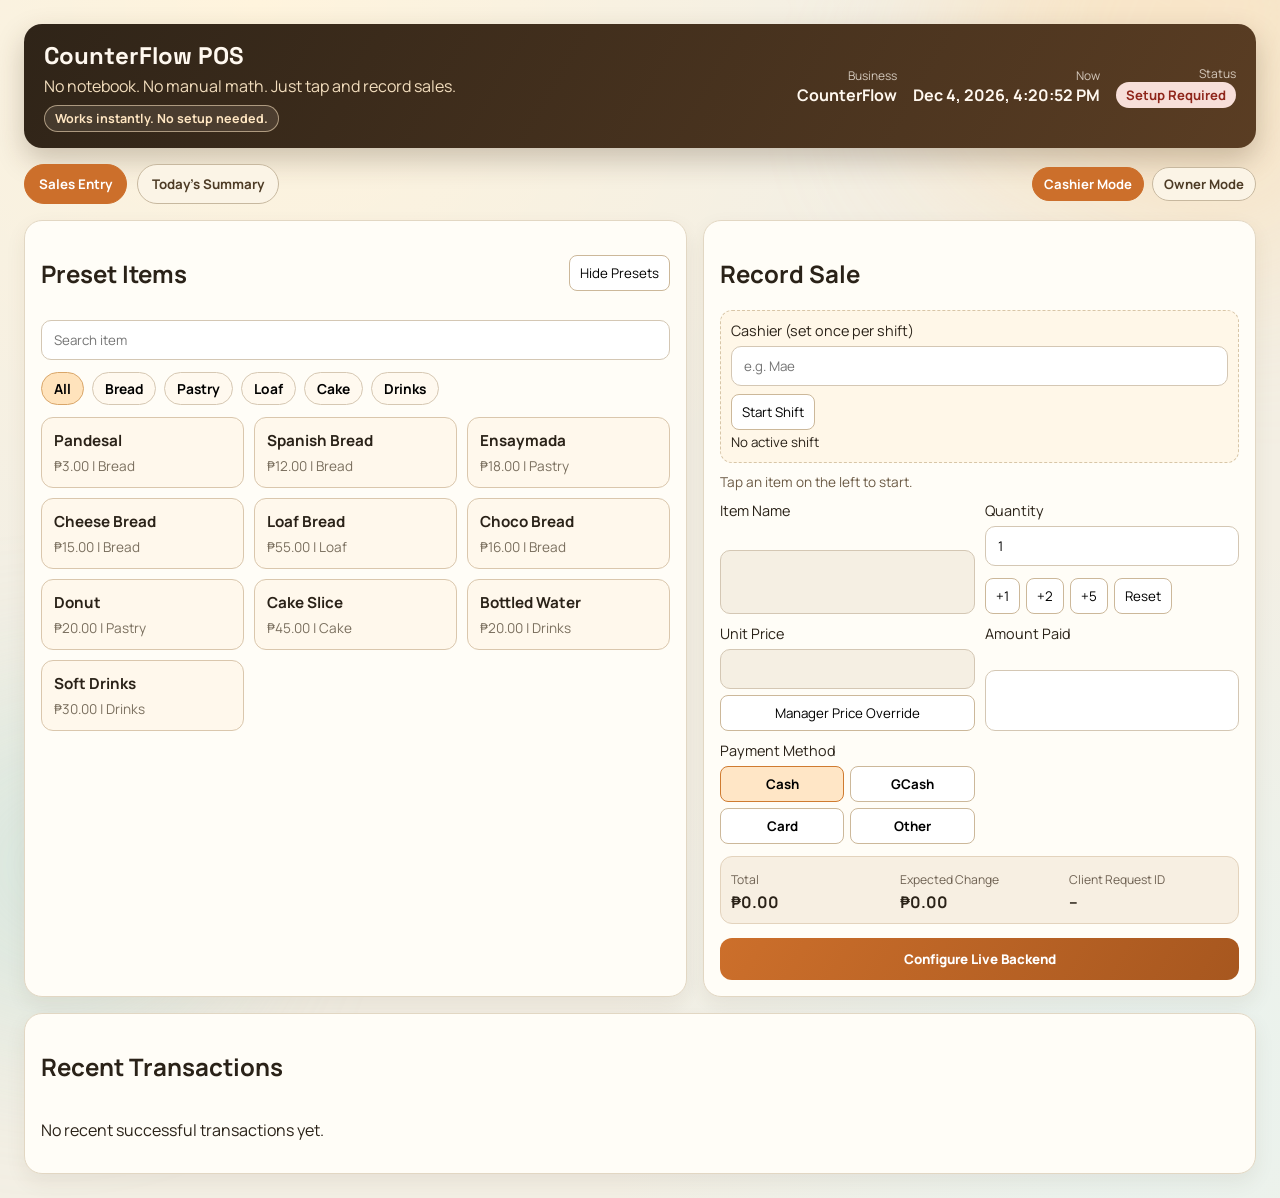
<file: frontend/index.html>
<!doctype html>
<html lang="en">
<head>
  <meta charset="UTF-8">
  <meta name="viewport" content="width=device-width, initial-scale=1.0">
  <title>CounterFlow POS</title>
  <link rel="preconnect" href="https://fonts.googleapis.com">
  <link rel="preconnect" href="https://fonts.gstatic.com" crossorigin>
  <link href="https://fonts.googleapis.com/css2?family=Manrope:wght@400;600;700;800&family=Space+Grotesk:wght@500;700&display=swap" rel="stylesheet">
  <link rel="stylesheet" href="styles.css">
</head>
<body>
  <div class="bg-shape bg-shape-a"></div>
  <div class="bg-shape bg-shape-b"></div>

  <header class="topbar">
    <div class="brand-wrap">
      <h1>CounterFlow POS</h1>
      <p>No notebook. No manual math. Just tap and record sales.</p>
      <small class="instant-note">Works instantly. No setup needed.</small>
    </div>
    <div class="meta-wrap">
      <div class="meta-item">
        <span>Business</span>
        <strong id="metaBusiness">BIZ-001</strong>
      </div>
      <div class="meta-item">
        <span>Now</span>
        <strong id="metaNow">--</strong>
      </div>
      <div class="meta-item">
        <span>Status</span>
        <strong id="metaStatus" class="status-pill status-offline">Not Configured</strong>
      </div>
    </div>
  </header>

  <nav class="tabs">
    <button class="tab active" data-tab="sales">Sales Entry</button>
    <button class="tab" data-tab="summary">Today's Summary</button>
    <button class="tab owner-only hidden" data-tab="presets">Preset Manager</button>
    <button class="tab owner-only hidden" data-tab="settings">Settings</button>
    <div class="mode-switch">
      <button id="modeCashier" class="tab mini active" type="button">Cashier Mode</button>
      <button id="modeOwner" class="tab mini" type="button">Owner Mode</button>
    </div>
  </nav>

  <main>
    <section id="view-sales" class="view active">
      <div class="grid-two">
        <aside class="card presets-panel">
          <div class="panel-head">
            <h2>Preset Items</h2>
            <button id="togglePresetsBtn" type="button" class="preset-btn">Hide Presets</button>
          </div>
          <div id="presetsBody">
            <input id="itemSearch" type="text" placeholder="Search item">
            <div id="categoryChips" class="chips"></div>
            <div id="presetGrid" class="preset-grid"></div>
          </div>
        </aside>

        <section class="card sale-form-panel">
          <h2>Record Sale</h2>
          <div class="shift-box">
            <label>
              Cashier (set once per shift)
              <input id="shiftCashierName" placeholder="e.g. Mae">
            </label>
            <div class="shift-actions">
              <button id="startShiftBtn" type="button" class="preset-btn">Start Shift</button>
              <button id="endShiftBtn" type="button" class="preset-btn danger">End Shift</button>
            </div>
            <small id="shiftStatus">No active shift</small>
          </div>
          <div class="selected-item-note" id="selectedItemNote">Tap an item on the left to start.</div>

          <form id="saleForm">
            <div class="form-grid">
              <label>
                Item Name
                <input id="itemName" required readonly>
              </label>
              <label>
                Category
                <input id="category" placeholder="e.g. Bread" readonly>
              </label>
              <label>
                Quantity
                <input id="quantity" type="number" min="1" step="1" value="1" required>
                <div class="qty-quick">
                  <button type="button" class="preset-btn qty-btn" data-qty-add="1">+1</button>
                  <button type="button" class="preset-btn qty-btn" data-qty-add="2">+2</button>
                  <button type="button" class="preset-btn qty-btn" data-qty-add="5">+5</button>
                  <button type="button" class="preset-btn qty-btn" data-qty-reset="1">Reset</button>
                </div>
              </label>
              <label>
                Unit Price
                <input id="unitPrice" type="number" min="0" step="0.01" required readonly>
                <button id="priceOverrideBtn" type="button" class="preset-btn">Manager Price Override</button>
              </label>
              <label>
                Amount Paid
                <input id="amountPaid" type="number" min="0" step="0.01" required>
              </label>
              <label>
                Payment Method
                <div id="paymentButtons" class="pay-buttons">
                  <button type="button" class="pay-btn active" data-method="cash">Cash</button>
                  <button type="button" class="pay-btn" data-method="gcash">GCash</button>
                  <button type="button" class="pay-btn" data-method="card">Card</button>
                  <button type="button" class="pay-btn" data-method="other">Other</button>
                </div>
                <input id="paymentMethod" type="hidden" value="cash">
              </label>
              <label>
                Notes
                <input id="notes" placeholder="Optional note">
              </label>
            </div>

            <div class="totals-row">
              <div>
                <span>Total</span>
                <strong id="uiTotal">PHP 0.00</strong>
              </div>
              <div>
                <span>Expected Change</span>
                <strong id="uiChange">PHP 0.00</strong>
              </div>
              <div>
                <span>Client Request ID</span>
                <strong id="uiRequestId">--</strong>
              </div>
            </div>

            <button id="submitBtn" type="submit" class="btn-primary">Submit Sale</button>
            <div class="post-submit-box owner-only-control hidden">
              <label>
                After Submit
                <select id="afterSubmitBehavior">
                  <option value="keep_item">Keep item for next sale</option>
                  <option value="clear_item">Clear item fields</option>
                </select>
              </label>
            </div>
          </form>

          <div id="resultBox" class="result-box hidden"></div>
        </section>
      </div>

      <section class="card recent-panel">
        <h2>Recent Transactions</h2>
        <div id="recentList" class="recent-list"></div>
      </section>
    </section>

    <section id="view-summary" class="view">
      <section class="card local-warning">
        <strong>Note:</strong> Summary is based on this device. Central dashboard can be enabled.
      </section>
      <div class="summary-cards">
        <article class="card stat-card">
          <h3>Today Total</h3>
          <strong id="sumTodayTotal">PHP 0.00</strong>
        </article>
        <article class="card stat-card">
          <h3>Transactions</h3>
          <strong id="sumTxCount">0</strong>
        </article>
        <article class="card stat-card">
          <h3>Cash Total</h3>
          <strong id="sumCash">PHP 0.00</strong>
        </article>
        <article class="card stat-card">
          <h3>GCash Total</h3>
          <strong id="sumGcash">PHP 0.00</strong>
        </article>
      </div>
      <section class="card">
        <h2>Top Selling Items</h2>
        <div id="topItems" class="top-items"></div>
      </section>
    </section>

    <section id="view-presets" class="view">
      <section class="card">
        <h2>Owner Preset Manager</h2>
        <form id="presetForm" class="preset-form">
          <input id="presetEditId" type="hidden">
          <label>
            Item Name
            <input id="presetName" required>
          </label>
          <label>
            Price
            <input id="presetPrice" type="number" min="0" step="0.01" required>
          </label>
          <label>
            Category
            <input id="presetCategory" required>
          </label>
          <label>
            Order
            <input id="presetOrder" type="number" min="1" step="1" value="1" required>
          </label>
          <label class="inline-check">
            <input id="presetActive" type="checkbox" checked>
            Active
          </label>
          <button id="presetSubmitBtn" type="submit" class="btn-primary">Add Preset</button>
          <button id="presetCancelBtn" type="button" class="preset-btn hidden">Cancel Edit</button>
        </form>

        <div id="presetTable" class="preset-table"></div>
      </section>
    </section>

    <section id="view-settings" class="view">
      <section class="card settings-panel">
        <h2>Owner Setup</h2>
        <p>Set display branding and protect owner actions. Technical backend options are in Advanced.</p>
        <form id="settingsForm" class="settings-form">
          <label>
            Business Display Name
            <input id="cfgBusinessName" value="CounterFlow" required>
          </label>
          <label>
            Owner Access Code
            <input id="cfgOwnerCode" placeholder="Set a simple owner code">
          </label>
          <details class="tech-details">
            <summary>Advanced Technical Settings</summary>
            <div class="tech-grid">
          <label>
            Business ID
            <input id="cfgBusinessId" value="BIZ-001" required>
          </label>
          <label>
            Webhook URL
            <input id="cfgWebhook" placeholder="https://your-n8n/webhook/..." required>
          </label>
          <label>
            API Key
            <input id="cfgApiKey" placeholder="x-api-key value" required>
          </label>
          <label class="inline-check">
            <input id="cfgRememberApiKey" type="checkbox">
            Remember API key on this device
          </label>
            </div>
          </details>
          <button type="submit" class="btn-primary">Save Settings</button>
        </form>
      </section>
    </section>
  </main>

  <script src="app.js"></script>
</body>
</html>
</file>
<file: frontend/styles.css>
:root {
  --bg: #f3efe4;
  --card: #fffdf7;
  --ink: #2a2218;
  --muted: #7b705f;
  --brand: #cc6f2b;
  --brand-deep: #a7571f;
  --accent: #1d7a72;
  --danger: #b13a2f;
  --line: #e2d7c3;
  --ok: #2f7d32;
}

* {
  box-sizing: border-box;
}

body {
  margin: 0;
  color: var(--ink);
  font-family: "Manrope", sans-serif;
  background: radial-gradient(circle at 20% 0%, #fff4dd 0%, transparent 40%), radial-gradient(circle at 90% 90%, #e9f3ef 0%, transparent 35%), var(--bg);
  min-height: 100vh;
  padding: 24px;
}

.bg-shape {
  position: fixed;
  pointer-events: none;
  z-index: -1;
  opacity: 0.4;
}

.bg-shape-a {
  width: 420px;
  height: 420px;
  background: #ffd79f;
  filter: blur(80px);
  top: -180px;
  right: -110px;
  border-radius: 40px;
  transform: rotate(22deg);
}

.bg-shape-b {
  width: 350px;
  height: 350px;
  background: #b7ddd8;
  filter: blur(80px);
  bottom: -140px;
  left: -120px;
  border-radius: 999px;
}

.topbar {
  background: linear-gradient(120deg, #2f2418, #5a3d23);
  color: #fff8ef;
  border-radius: 18px;
  padding: 16px 20px;
  display: flex;
  justify-content: space-between;
  gap: 16px;
  box-shadow: 0 12px 28px rgba(69, 48, 26, 0.25);
}

.brand-wrap h1 {
  margin: 0;
  font-family: "Space Grotesk", sans-serif;
  font-size: 1.5rem;
}

.brand-wrap p {
  margin: 4px 0 0;
  color: #f2ddbd;
}

.instant-note {
  display: inline-block;
  margin-top: 8px;
  padding: 4px 10px;
  border: 1px solid rgba(255, 232, 196, 0.55);
  border-radius: 999px;
  color: #ffe6c2;
  background: rgba(255, 246, 228, 0.1);
  font-weight: 700;
  font-size: 0.78rem;
}

.meta-wrap {
  display: flex;
  gap: 16px;
  align-items: center;
}

.meta-item {
  display: flex;
  flex-direction: column;
  text-align: right;
}

.meta-item span {
  font-size: 0.75rem;
  opacity: 0.75;
}

.tabs {
  display: flex;
  gap: 10px;
  margin: 16px 0;
  flex-wrap: wrap;
  align-items: center;
}

.mode-switch {
  margin-left: auto;
  display: flex;
  gap: 8px;
}

.tab.mini {
  padding: 7px 11px;
  font-size: 0.82rem;
}

.tab {
  border: 1px solid #c7b89f;
  background: #fbf4e6;
  color: #4d3b25;
  padding: 10px 14px;
  border-radius: 999px;
  font-weight: 700;
  cursor: pointer;
}

.tab.active {
  background: var(--brand);
  border-color: var(--brand);
  color: #fff;
}

main {
  display: grid;
  gap: 16px;
}

.view {
  display: none;
  animation: fadeIn 180ms ease;
}

.view.active {
  display: grid;
  gap: 16px;
}

.card {
  background: var(--card);
  border: 1px solid var(--line);
  border-radius: 18px;
  padding: 16px;
  box-shadow: 0 8px 20px rgba(88, 70, 38, 0.08);
}

.grid-two {
  display: grid;
  grid-template-columns: 1.2fr 1fr;
  gap: 16px;
}

.panel-head {
  display: flex;
  gap: 12px;
  justify-content: space-between;
  align-items: center;
}

#presetsBody {
  margin-top: 10px;
}

input,
select,
button {
  font-family: inherit;
}

input,
select {
  width: 100%;
  border: 1px solid #d4c7b4;
  border-radius: 10px;
  padding: 10px 12px;
  background: #fff;
}

.chips {
  margin: 12px 0;
  display: flex;
  gap: 8px;
  flex-wrap: wrap;
}

.chip {
  border: 1px solid #d6c8b3;
  background: #fff9ef;
  border-radius: 999px;
  padding: 6px 12px;
  cursor: pointer;
  font-weight: 700;
  font-size: 0.86rem;
}

.chip.active {
  background: #ffe3bc;
  border-color: #d9a669;
}

.preset-grid {
  display: grid;
  grid-template-columns: repeat(auto-fill, minmax(150px, 1fr));
  gap: 10px;
}

.preset-card {
  border: 1px solid #dac7ad;
  background: #fff8ec;
  border-radius: 12px;
  padding: 12px;
  cursor: pointer;
  transition: transform 120ms ease, box-shadow 120ms ease;
}

.preset-card:hover {
  transform: translateY(-2px);
  box-shadow: 0 8px 14px rgba(124, 85, 36, 0.12);
}

.preset-card h4 {
  margin: 0;
  font-size: 0.95rem;
}

.preset-card p {
  margin: 6px 0 0;
  color: var(--muted);
  font-size: 0.85rem;
}

.form-grid {
  display: grid;
  grid-template-columns: repeat(2, minmax(0, 1fr));
  gap: 10px;
}

.shift-box {
  border: 1px dashed #d8c6a8;
  background: #fff7e8;
  padding: 10px;
  border-radius: 12px;
  margin-bottom: 10px;
}

.shift-actions {
  display: flex;
  gap: 8px;
  margin-top: 8px;
}

.post-submit-box {
  margin-top: 10px;
}

.selected-item-note {
  margin-bottom: 10px;
  font-size: 0.85rem;
  color: #6b5a45;
}

.selection-flash {
  animation: selectionFlash 280ms ease;
}

input[readonly] {
  background: #f5efe3;
  color: #5f5240;
}

.qty-quick {
  margin-top: 6px;
  display: flex;
  gap: 6px;
  flex-wrap: wrap;
}

.qty-btn {
  padding: 6px 10px;
}

.pay-buttons {
  display: grid;
  grid-template-columns: repeat(2, minmax(0, 1fr));
  gap: 6px;
}

.pay-btn {
  border: 1px solid #ccb89a;
  background: #fff;
  border-radius: 8px;
  padding: 8px 10px;
  font-weight: 700;
  cursor: pointer;
}

.pay-btn.active {
  border-color: #cf7b30;
  background: #ffe6c6;
}

label {
  display: grid;
  gap: 6px;
  font-size: 0.9rem;
}

.totals-row {
  margin-top: 12px;
  background: #f7efe2;
  border: 1px solid #e3d3bd;
  border-radius: 12px;
  padding: 10px;
  display: grid;
  grid-template-columns: repeat(3, minmax(0, 1fr));
  gap: 10px;
}

.totals-row span {
  font-size: 0.76rem;
  color: #6f6253;
}

.totals-row strong {
  display: block;
  margin-top: 2px;
}

.btn-primary {
  margin-top: 14px;
  width: 100%;
  border: none;
  background: linear-gradient(120deg, var(--brand), var(--brand-deep));
  color: #fff;
  font-weight: 800;
  padding: 12px;
  border-radius: 12px;
  cursor: pointer;
}

.btn-primary.submit-ready {
  box-shadow: 0 0 0 3px rgba(204, 111, 43, 0.22);
}

.result-box {
  margin-top: 12px;
  border-radius: 12px;
  padding: 12px;
  font-weight: 600;
}

.result-box.ok {
  background: #eaf7e8;
  border: 1px solid #bcdcb8;
  color: #235d26;
}

.result-box.err {
  background: #fdeeee;
  border: 1px solid #f2bcbc;
  color: #81231a;
}

.hidden {
  display: none;
}

.recent-list,
.top-items,
.preset-table {
  display: grid;
  gap: 8px;
}

.recent-item,
.top-item,
.preset-row {
  border: 1px solid #e0d2bf;
  background: #fff8ec;
  border-radius: 10px;
  padding: 10px;
}

.recent-item small,
.top-item small {
  color: #71624e;
}

.summary-cards {
  display: grid;
  grid-template-columns: repeat(4, minmax(0, 1fr));
  gap: 12px;
}

.local-warning {
  background: #fff4dc;
  border-color: #e8c98b;
}

.stat-card strong {
  font-size: 1.35rem;
  color: #3b2a1a;
}

.preset-form,
.settings-form {
  display: grid;
  grid-template-columns: repeat(5, minmax(0, 1fr));
  gap: 10px;
  align-items: end;
}

.inline-check {
  display: flex;
  align-items: center;
  gap: 8px;
}

.inline-check input {
  width: auto;
}

.tech-details {
  grid-column: 1 / -1;
  border: 1px dashed #d8c6a8;
  border-radius: 10px;
  padding: 10px;
  background: #fff7e7;
}

.tech-details summary {
  cursor: pointer;
  font-weight: 700;
}

.tech-grid {
  margin-top: 10px;
  display: grid;
  grid-template-columns: repeat(2, minmax(0, 1fr));
  gap: 10px;
}

.preset-row {
  display: grid;
  grid-template-columns: 2fr 1fr 1fr 1fr 1fr auto auto auto;
  gap: 8px;
  align-items: center;
}

.preset-row .muted {
  color: var(--muted);
  font-size: 0.85rem;
}

.preset-btn {
  border: 1px solid #ccb89a;
  background: #fff;
  border-radius: 8px;
  padding: 8px 10px;
  cursor: pointer;
}

.preset-btn.danger {
  border-color: #d89b92;
  color: var(--danger);
}

.status-pill {
  border-radius: 999px;
  padding: 4px 10px;
  font-size: 0.82rem;
}

.status-online {
  background: #d9f3dc;
  color: #1f6a26;
}

.status-offline {
  background: #f7dfd9;
  color: #8f261b;
}

.status-demo {
  background: #e5f4ff;
  color: #1d5f8f;
}

.result-box.ok {
  font-size: 1.02rem;
  font-weight: 800;
}

body.flash-ok {
  animation: screenFlash 240ms ease;
}

@keyframes screenFlash {
  from {
    background-color: #dff4df;
  }
  to {
    background-color: transparent;
  }
}

@keyframes fadeIn {
  from {
    opacity: 0;
    transform: translateY(4px);
  }
  to {
    opacity: 1;
    transform: translateY(0);
  }
}

@keyframes selectionFlash {
  0% {
    box-shadow: 0 0 0 0 rgba(204, 111, 43, 0);
    background-color: transparent;
  }
  40% {
    box-shadow: 0 0 0 3px rgba(204, 111, 43, 0.18);
    background-color: rgba(255, 231, 197, 0.55);
  }
  100% {
    box-shadow: 0 0 0 0 rgba(204, 111, 43, 0);
    background-color: transparent;
  }
}

@media (max-width: 980px) {
  .grid-two {
    grid-template-columns: 1fr;
  }

  .summary-cards {
    grid-template-columns: repeat(2, minmax(0, 1fr));
  }

  .preset-form,
  .settings-form {
    grid-template-columns: 1fr 1fr;
  }

  .tech-grid {
    grid-template-columns: 1fr;
  }

  .preset-row {
    grid-template-columns: 1fr;
  }
}

@media (max-width: 640px) {
  body {
    padding: 12px;
  }

  .sale-form-panel {
    order: 1;
  }

  .presets-panel {
    order: 2;
  }

  .topbar {
    flex-direction: column;
  }

  .meta-wrap {
    justify-content: space-between;
  }

  .form-grid,
  .totals-row {
    grid-template-columns: 1fr;
  }

  .summary-cards {
    grid-template-columns: 1fr;
  }

  #togglePresetsBtn {
    width: auto;
    padding: 8px 12px;
    font-size: 0.85rem;
  }
}
</file>
